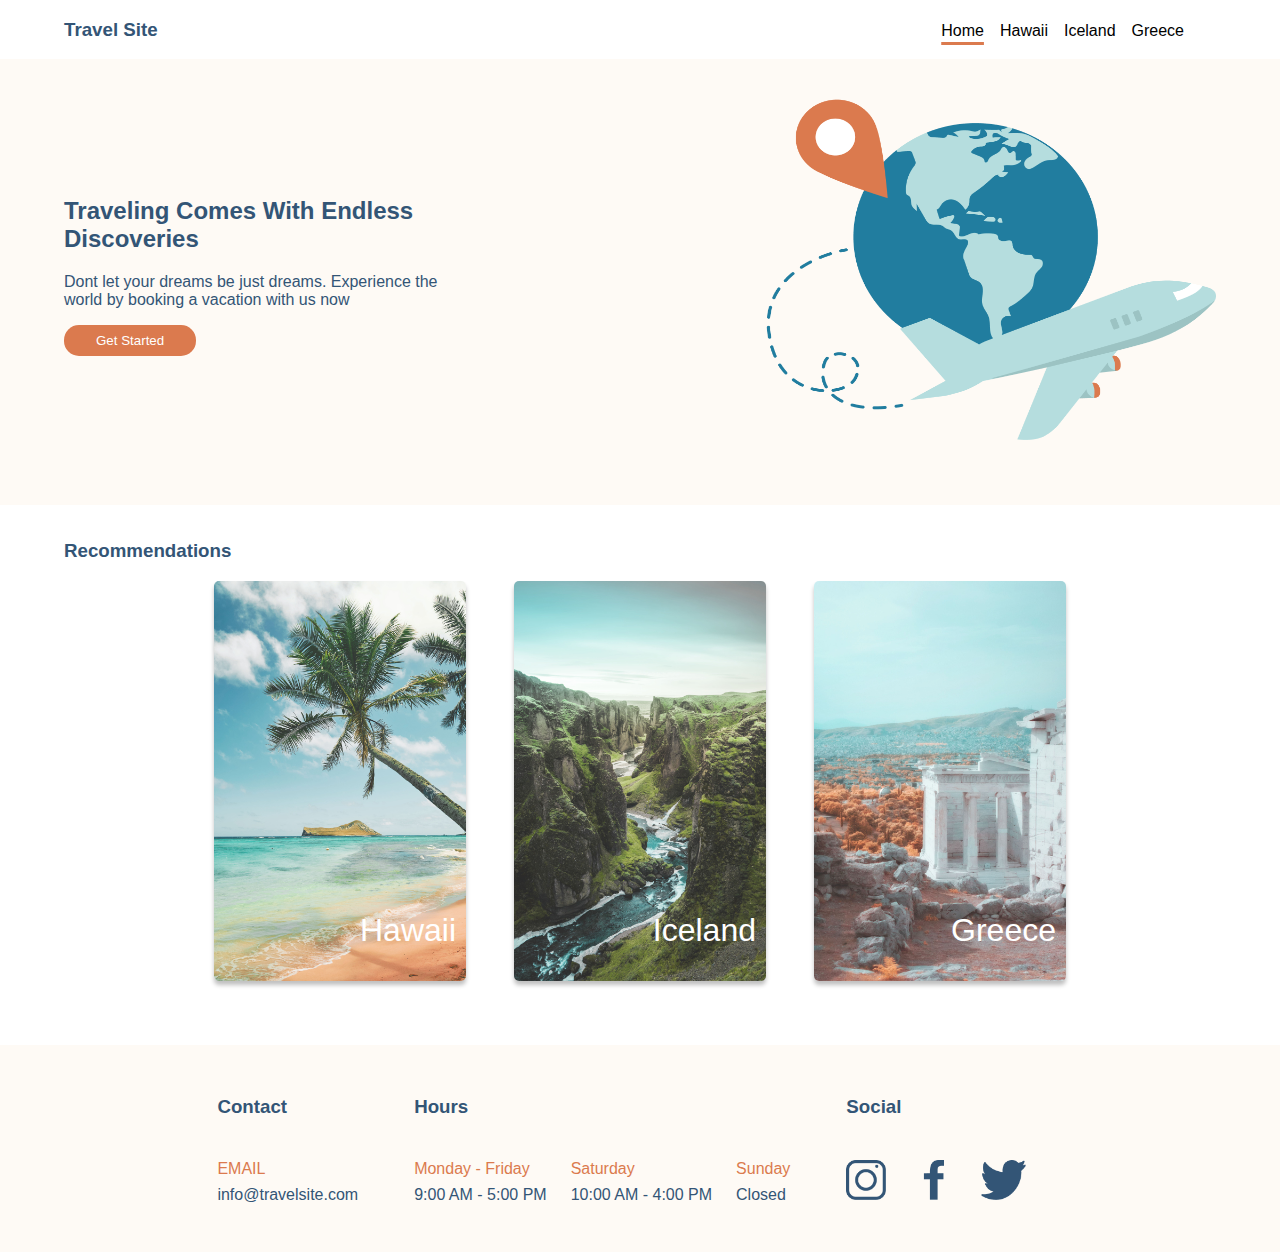
<file: Index.html>
<!DOCTYPE html>
<html lang="en">
  <head>
    <meta charset="UTF-8" />
    <meta http-equiv="X-UA-Compatible" content="IE=edge" />
    <meta name="viewport" content="width=device-width, initial-scale=1.0" />
    <link href="./css/global.css" rel="stylesheet" />
    <link href="./css/main.css" rel="stylesheet" />
    <title>Will's Travel Site</title>
  </head>
  <body>
    <!--Nav Bar Starts here -->
    <header>
      <nav class="nav__flex">
        <a href="./Index.html"><h3 class="nav__wordmark">Travel Site</h3></a>
        <ul class="nav__flex">
          <li><a class="nav__home--style" href="./Index.html">Home</a></li>
          <li><a href="./pages/hawaii.html">Hawaii</a></li>
          <li><a href="./pages/iceland.html">Iceland</a></li>
          <li><a href="./pages/greece.html">Greece</a></li>
        </ul>
      </nav>
    </header>
    <!--The Hero Section starts here-->
    <main>
      <section class="main__section1--backgroundcolor">
        <div class="main__section1--hero">
          <div class="main__section1--h2">
            <h2>Traveling Comes With Endless Discoveries</h2>
            <p>
              Dont let your dreams be just dreams. Experience the world by
              booking a vacation with us now
            </p>
            <form action="https://www.aircanada.com/">
              <button type="submit">Get Started</button>
            </form>
            <!-- <a href="I didnt have time to make a form for the button link</a>-->
          </div>
          <img
            src="./assets/Images/hero.png"
            alt="Globe Jet"
            width="450"
            height="350"
          />
        </div>
      </section>
      <!--Hero ends here amd Recommendations start below-->
      <section>
        <div class="main__section2--h3">
          <h3>Recommendations</h3>
        </div>
        <!--Card Locations 1-->
        <div class="main__container--flex">
          <a href="./pages/hawaii.html" class="locations__card--hawaii">
            <p class="locations__title">Hawaii</p>
          </a>

          <a href="./pages/iceland.html" class="locations__card--iceland">
            <p class="locations__title">Iceland</p>
          </a>
          <a href="./pages/greece.html" class="locations__card--greece">
            <p class="locations__title">Greece</p>
          </a>
        </div>
      </section>
    </main>
    <footer>
      <div class="footer__nav--layout">
        <div class="footer__nav--vertical">
          <h3>Contact</h3>
          <div class="horizontal">
            <ul>
              <li><span class="footer__li--color">EMAIL</span></li>
              <li>
                <a class="footer__li--email" href="mailto:info@travelsite.com"
                  >info@travelsite.com</a
                >
              </li>
            </ul>
          </div>
        </div>
        <div class="footer__nav--layout">
          <div class="footer__nav--vertical">
            <h3>Hours</h3>
            <div class="horizontal">
              <ul>
                <li><span class="footer__li--color">Monday - Friday</span></li>
                <li>9:00 AM - 5:00 PM</li>
              </ul>
              <ul>
                <li><span class="footer__li--color">Saturday</span></li>
                <li>10:00 AM - 4:00 PM</li>
              </ul>
              <ul>
                <li><span class="footer__li--color">Sunday</span></li>
                <li>Closed</li>
              </ul>
            </div>
          </div>
          <div class="footer__nav--layout">
            <div class="footer__nav--vertical">
              <h3>Social</h3>
              <div class="footer__nav--icons">
                <ul>
                  <li>
                    <a href="https://instagram.com" target="_blank">
                      <img
                        class="footer__nav--icon"
                        src="./assets/Icons/icon-instagram.png"
                        alt="Intagram"
                    /></a>
                  </li>
                  <li>
                    <a href="https://facebook.com" target="_blank">
                      <img
                        class="footer__nav--icon"
                        src="./assets/Icons/icon-facebook.png"
                        alt="Facebook"
                    /></a>
                  </li>
                  <li>
                    <a href="https://twitter.com" target="_blank">
                      <img
                        class="footer__nav--icon"
                        src="./assets/Icons/icon-twitter.png"
                        alt="Twitter"
                    /></a>
                  </li>
                </ul>
              </div>
            </div>
          </div>
        </div>
      </div>
    </footer>
  </body>
</html>
</file>
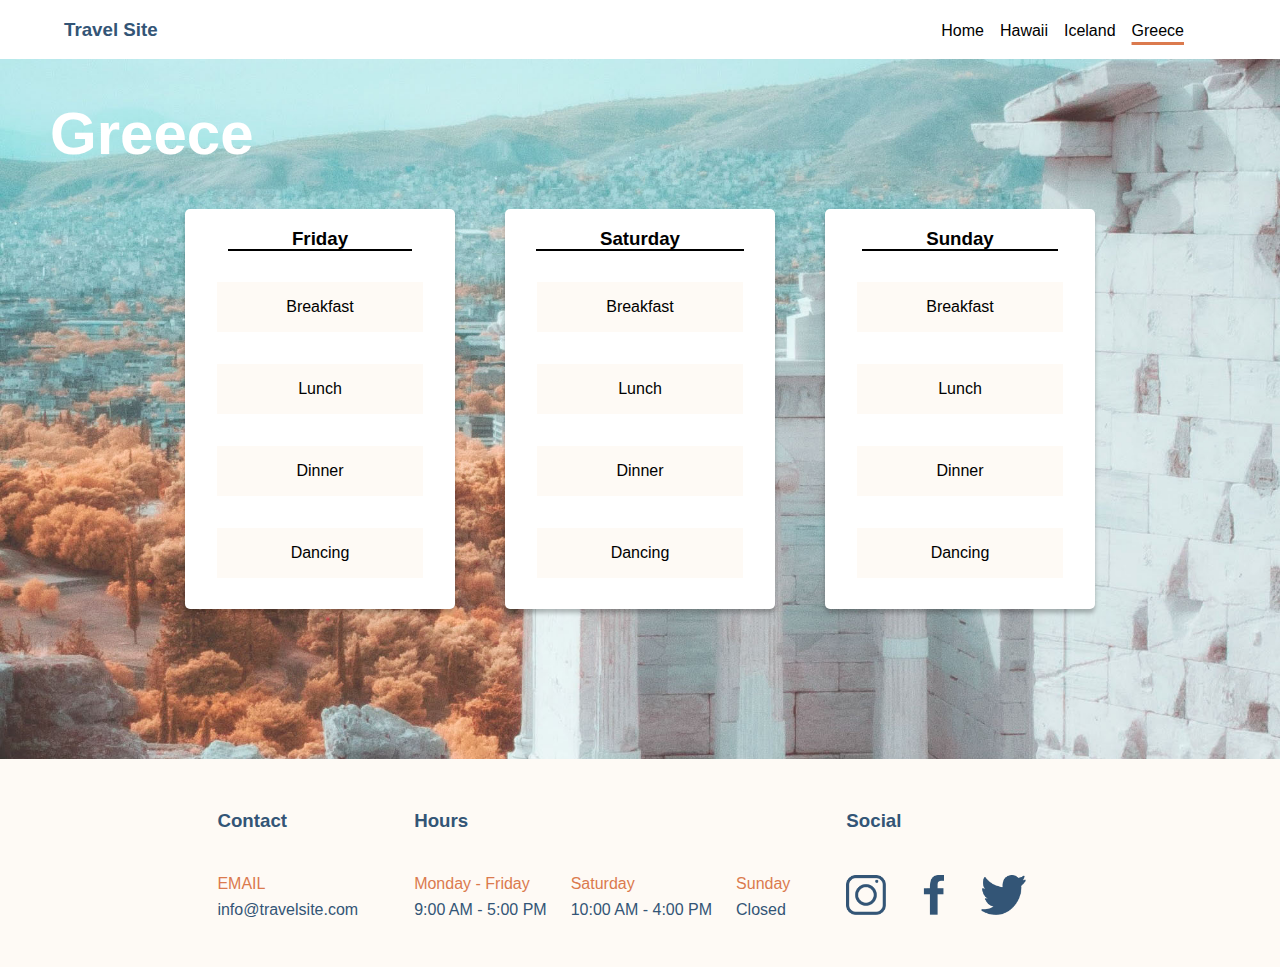
<file: pages/greece.html>
<!DOCTYPE html>
<html lang="en">
  <head>
    <meta charset="UTF-8" />
    <meta http-equiv="X-UA-Compatible" content="IE=edge" />
    <meta name="viewport" content="width=device-width, initial-scale=1.0" />
    <link href="../css/global.css" rel="stylesheet" />
    <link href="../css/destination.css" rel="stylesheet" />
    <title>Will's Travel Site</title>
  </head>
  <body>
    <!--Nav Bar Starts here -->
    <header>
      <nav class="nav__flex">
        <a href="../Index.html"><h3 class="nav__wordmark">Travel Site</h3></a>
        <ul class="nav__flex">
          <li><a href="../Index.html">Home</a></li>
          <li><a href="../pages/hawaii.html">Hawaii</a></li>
          <li><a href="../pages/iceland.html">Iceland</a></li>
          <li>
            <a class="nav__home--style" href="../pages/greece.html">Greece</a>
          </li>
        </ul>
      </nav>
    </header>
    <!--The Hero Section starts here-->
    <main>
      <div class="main__greece--url">
        <div class="main__title--text">Greece</div>
        <div class="main__card--flex">
          <div class="main__card--container">
            <div class="card_text">
              <h3><span class="main__h3--underline">Friday</span></h3>
              <p>Breakfast</p>
              <p>Lunch</p>
              <p>Dinner</p>
              <p>Dancing</p>
            </div>
          </div>
          <div class="main__card--container">
            <h3><span class="main__h3--underline">Saturday</span></h3>
            <p>Breakfast</p>
            <p>Lunch</p>
            <p>Dinner</p>
            <p>Dancing</p>
          </div>
          <div class="main__card--container">
            <h3><span class="main__h3--underline">Sunday</span></h3>
            <p>Breakfast</p>
            <p>Lunch</p>
            <p>Dinner</p>
            <p>Dancing</p>
          </div>
        </div>
      </div>
    </main>
    <!--Footer Starts Here-->
    <footer>
      <div class="footer__nav--layout">
        <div class="horizontal">
          <div class="footer__nav--vertical">
            <h3>Contact</h3>
            <ul>
              <li><span class="footer__li--color">EMAIL</span></li>
              <li>
                <a class="footer__li--email" href="mailto:info@travelsite.com"
                  >info@travelsite.com</a
                >
              </li>
            </ul>
          </div>
        </div>
        <div class="footer__nav--layout">
          <div class="footer__nav--vertical">
            <h3>Hours</h3>
            <div class="horizontal">
              <ul>
                <li><span class="footer__li--color">Monday - Friday</span></li>
                <li>9:00 AM - 5:00 PM</li>
              </ul>
              <ul>
                <li><span class="footer__li--color">Saturday</span></li>
                <li>10:00 AM - 4:00 PM</li>
              </ul>
              <ul>
                <li><span class="footer__li--color">Sunday</span></li>
                <li>Closed</li>
              </ul>
            </div>
          </div>
          <div class="footer__nav--layout">
            <div class="footer__nav--vertical">
              <h3>Social</h3>
              <div class="footer__nav--icons">
                <ul>
                  <li>
                    <a href="https://instagram.com" target="_blank">
                      <img
                        class="footer__nav--icon"
                        src="../assets/Icons/icon-instagram.png"
                        alt="Intagram"
                    /></a>
                  </li>
                  <li>
                    <a href="https://facebook.com" target="_blank">
                      <img
                        class="footer__nav--icon"
                        src="../assets/Icons/icon-facebook.png"
                        alt="Facebook"
                    /></a>
                  </li>
                  <li>
                    <a href="https://twitter.com" target="_blank">
                      <img
                        class="footer__nav--icon"
                        src="../assets/Icons/icon-twitter.png"
                        alt="Twitter"
                    /></a>
                  </li>
                </ul>
              </div>
            </div>
          </div>
        </div>
      </div>
    </footer>
  </body>
</html>
</file>
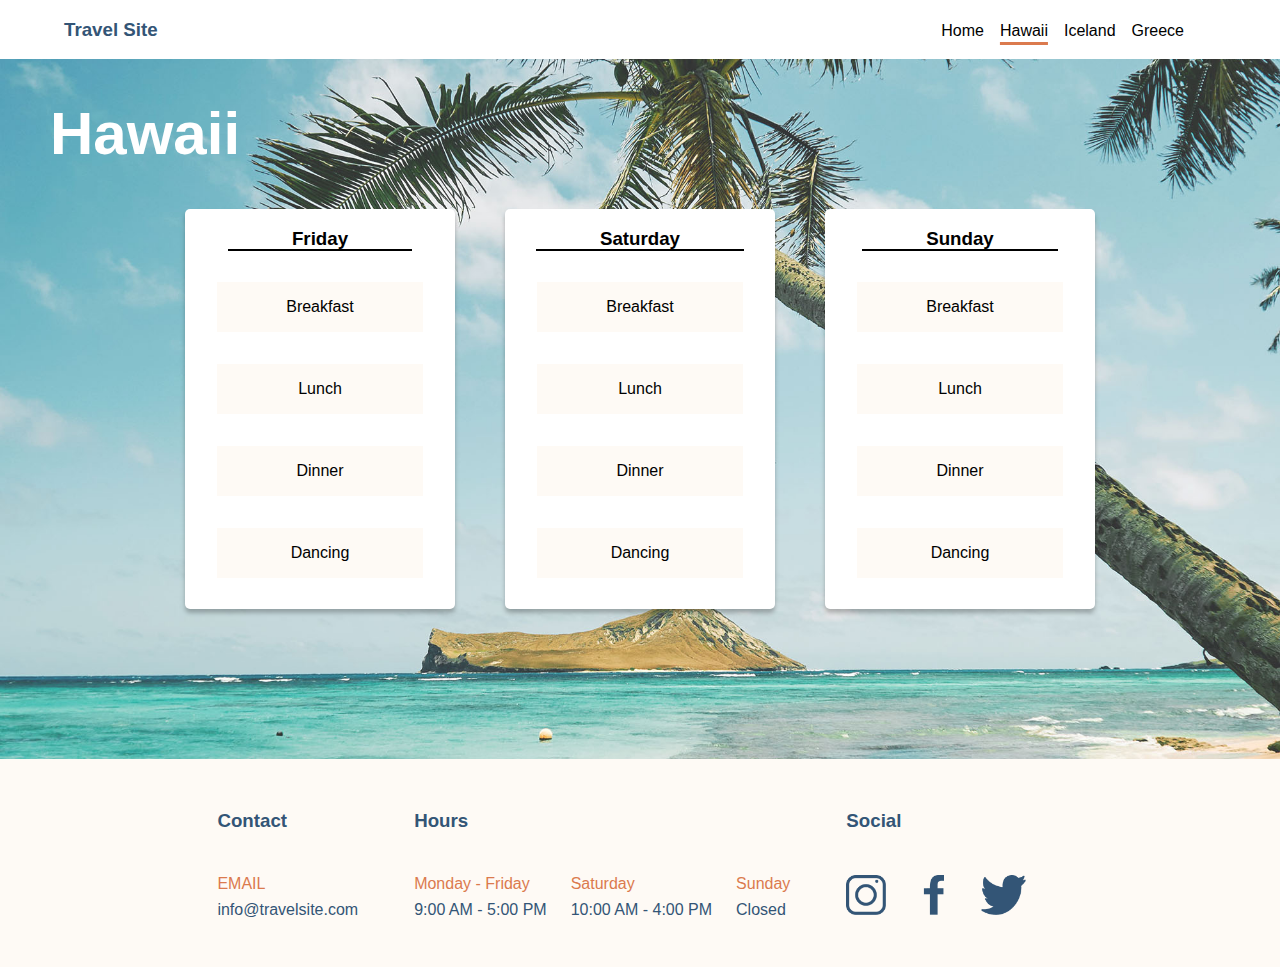
<file: pages/hawaii.html>
<!DOCTYPE html>
<html lang="en">
  <head>
    <meta charset="UTF-8" />
    <meta http-equiv="X-UA-Compatible" content="IE=edge" />
    <meta name="viewport" content="width=device-width, initial-scale=1.0" />
    <link href="../css/global.css" rel="stylesheet" />
    <link href="../css/destination.css" rel="stylesheet" />
    <title>Will's Travel Site</title>
  </head>
  <body>
    <!--Nav Bar Starts here -->
    <header>
      <nav class="nav__flex">
        <a href="../Index.html"><h3 class="nav__wordmark">Travel Site</h3></a>
        <ul class="nav__flex">
          <li><a href="../Index.html">Home</a></li>
          <li><a class="nav__home--style" href="./hawaii.html">Hawaii</a></li>
          <li><a href="./iceland.html">Iceland</a></li>
          <li><a href="./greece.html">Greece</a></li>
        </ul>
      </nav>
    </header>
    <!--The Hero Section starts here-->
    <main>
      <div class="main__hawaii--url">
        <div class="main__title--text">Hawaii</div>
        <div class="main__card--flex">
          <div class="main__card--container">
            <div class="card_text">
              <h3><span class="main__h3--underline">Friday</span></h3>
              <p>Breakfast</p>
              <p>Lunch</p>
              <p>Dinner</p>
              <p>Dancing</p>
            </div>
          </div>
          <div class="main__card--container">
            <h3><span class="main__h3--underline">Saturday</span></h3>
            <p>Breakfast</p>
            <p>Lunch</p>
            <p>Dinner</p>
            <p>Dancing</p>
          </div>
          <div class="main__card--container">
            <h3><span class="main__h3--underline">Sunday</span></h3>
            <p>Breakfast</p>
            <p>Lunch</p>
            <p>Dinner</p>
            <p>Dancing</p>
          </div>
        </div>
      </div>
    </main>
    <!--Footer Starts Here-->
    <footer>
      <div class="footer__nav--layout">
        <div class="horizontal">
          <div class="footer__nav--vertical">
            <h3>Contact</h3>
            <ul>
              <li><span class="footer__li--color">EMAIL</span></li>
              <li>
                <a class="footer__li--email" href="mailto:info@travelsite.com"
                  >info@travelsite.com</a
                >
              </li>
            </ul>
          </div>
        </div>
        <div class="footer__nav--layout">
          <div class="footer__nav--vertical">
            <h3>Hours</h3>
            <div class="horizontal">
              <ul>
                <li><span class="footer__li--color">Monday - Friday</span></li>
                <li>9:00 AM - 5:00 PM</li>
              </ul>
              <ul>
                <li><span class="footer__li--color">Saturday</span></li>
                <li>10:00 AM - 4:00 PM</li>
              </ul>
              <ul>
                <li><span class="footer__li--color">Sunday</span></li>
                <li>Closed</li>
              </ul>
            </div>
          </div>
          <div class="footer__nav--layout">
            <div class="footer__nav--vertical">
              <h3>Social</h3>
              <div class="footer__nav--icons">
                <ul>
                  <li>
                    <a href="https://instagram.com" target="_blank">
                      <img
                        class="footer__nav--icon"
                        src="../assets/Icons/icon-instagram.png"
                        alt="Intagram"
                    /></a>
                  </li>
                  <li>
                    <a href="https://facebook.com" target="_blank">
                      <img
                        class="footer__nav--icon"
                        src="../assets/Icons/icon-facebook.png"
                        alt="Facebook"
                    /></a>
                  </li>
                  <li>
                    <a href="https://twitter.com" target="_blank">
                      <img
                        class="footer__nav--icon"
                        src="../assets/Icons/icon-twitter.png"
                        alt="Twitter"
                    /></a>
                  </li>
                </ul>
              </div>
            </div>
          </div>
        </div>
      </div>
    </footer>
  </body>
</html>
</file>
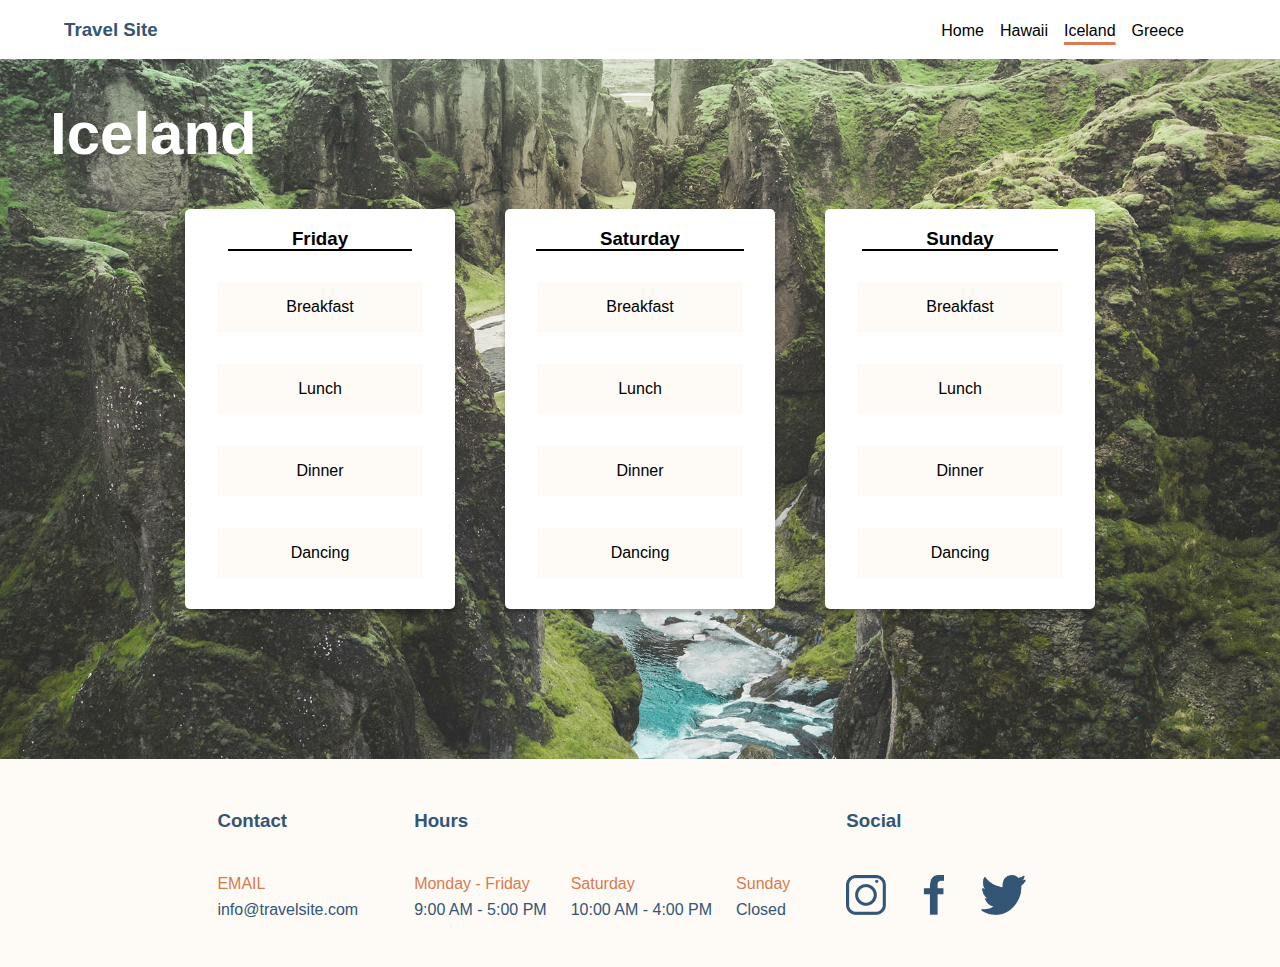
<file: pages/iceland.html>
<!DOCTYPE html>
<html lang="en">
  <head>
    <meta charset="UTF-8" />
    <meta http-equiv="X-UA-Compatible" content="IE=edge" />
    <meta name="viewport" content="width=device-width, initial-scale=1.0" />
    <link href="../css/global.css" rel="stylesheet" />
    <link href="../css/destination.css" rel="stylesheet" />
    <title>Document</title>
  </head>
  <body>
    <!--Nav Bar Starts here -->
    <header>
      <nav class="nav__flex">
        <a href="../Index.html"><h3 class="nav__wordmark">Travel Site</h3></a>
        <ul class="nav__flex">
          <li><a href="../Index.html">Home</a></li>
          <li><a href="./hawaii.html">Hawaii</a></li>
          <li><a class="nav__home--style" href="./iceland.html">Iceland</a></li>
          <li><a href="./greece.html">Greece</a></li>
        </ul>
      </nav>
    </header>
    <!--The Hero Section starts here-->
    <main>
      <div class="main__iceland--url">
        <div class="main__title--text">Iceland</div>

        <div class="main__card--flex">
          <div class="main__card--container">
            <div class="card_text">
              <h3><span class="main__h3--underline">Friday</span></h3>
              <p>Breakfast</p>
              <p>Lunch</p>
              <p>Dinner</p>
              <p>Dancing</p>
            </div>
          </div>
          <div class="main__card--container">
            <h3><span class="main__h3--underline">Saturday</span></h3>
            <p>Breakfast</p>
            <p>Lunch</p>
            <p>Dinner</p>
            <p>Dancing</p>
          </div>
          <div class="main__card--container">
            <h3><span class="main__h3--underline">Sunday</span></h3>
            <p>Breakfast</p>
            <p>Lunch</p>
            <p>Dinner</p>
            <p>Dancing</p>
          </div>
        </div>
      </div>
    </main>
    <!--Footer Starts Here-->
    <footer>
      <div class="footer__nav--layout">
        <div class="horizontal">
          <div class="footer__nav--vertical">
            <h3>Contact</h3>
            <ul>
              <li><span class="footer__li--color">EMAIL</span></li>
              <li>
                <a class="footer__li--email" href="mailto:info@travelsite.com"
                  >info@travelsite.com</a
                >
              </li>
            </ul>
          </div>
        </div>
        <div class="footer__nav--layout">
          <div class="footer__nav--vertical">
            <h3>Hours</h3>
            <div class="horizontal">
              <ul>
                <li><span class="footer__li--color">Monday - Friday</span></li>
                <li>9:00 AM - 5:00 PM</li>
              </ul>
              <ul>
                <li><span class="footer__li--color">Saturday</span></li>
                <li>10:00 AM - 4:00 PM</li>
              </ul>
              <ul>
                <li><span class="footer__li--color">Sunday</span></li>
                <li>Closed</li>
              </ul>
            </div>
            <!--</div>-->
          </div>
          <div></div>
          <div class="footer__nav--layout">
            <div class="footer__nav--vertical">
              <h3>Social</h3>
              <div class="footer__nav--icons">
                <ul>
                  <li>
                    <a href="https://instagram.com" target="_blank">
                      <img
                        class="footer__nav--icon"
                        src="../assets/Icons/icon-instagram.png"
                        alt="Intagram"
                    /></a>
                  </li>
                  <li>
                    <a href="https://facebook.com" target="_blank">
                      <img
                        class="footer__nav--icon"
                        src="../assets/Icons/icon-facebook.png"
                        alt="Facebook"
                    /></a>
                  </li>
                  <li>
                    <a href="https://twitter.com" target="_blank">
                      <img
                        class="footer__nav--icon"
                        src="../assets/Icons/icon-twitter.png"
                        alt="Twitter"
                    /></a>
                  </li>
                </ul>
              </div>
            </div>
          </div>
        </div>
      </div>
    </footer>
  </body>
</html>
</file>
<file: css/global.css>
body {

    font-family:Verdana, Geneva, Tahoma, sans-serif;
    margin: 0;


}

/* Navigation Bar Starts Here*/

header{

    background-color: #FFFFFF;
    color: black;
    
    
    
}
   
header li{
    font-weight: 500;
}
   
a:visited{

    color: black;
}
   
header, a{
 text-decoration: none; 
 color: black;

 

}

.nav__home--style {
    
 text-decoration: underline;
 text-decoration-color: #DB7A4E;
 text-underline-offset:0.4rem;
text-decoration-thickness:0.2rem;

}

.nav__flex{
display:flex;
flex-direction: row;
list-style-type: none;
Justify-content: space-between;
align-items: baseline;
gap: 1rem;
padding-left: 4rem;
padding-right:3rem;


}


header {

    position: sticky;
    top: 0px; 
    z-index: 2;
}

.nav__wordmark{
 color: #335576; 

 
}

/* Navigation Ends Starts Here*/

/* Footer starts here*/

footer{
    background-color: #FEFAF5;
    color: #335576;


}

.footer__nav--layout{

    display: flex;
    flex-direction: row;
    justify-content: center;

    
}
    

.footer__nav--vertical {
    display: flex;
    flex-direction:column;
    padding:2rem;
    padding-left: 1rem;
    padding-right: 1rem;

}

footer li{
    list-style: none;
    padding-top:.5rem;
    padding-right:1.5rem
}

.horizontal {

    display: flex;
    flex-direction: row;

}

.footer__nav--icon:hover{
    transform: scale(1.50)

}

.footer__nav--icons ul{

    display: flex;
    flex-direction: row;
}

 ul{

    padding-left: 0px;

}

.footer__nav--icon{

    max-height: 2.5rem;
    padding-right:.8rem;

}

.footer__li--color{
    color:#DB7A4E ;

}

.footer__li--email {

    text-decoration: none;
    color: inherit;

}
</file>
<file: css/main.css>
/* Hereo Styling starts here*/

.main__section1--backgroundcolor{

background-color: #FEFAF5;

}

.main__section1--hero{

    display: flex;
    justify-content: space-between ;
    padding:4rem;
    padding-top: 2rem;
    align-items: center;
    flex-wrap: wrap;
}


.main__section1--h2{

    max-width: 25rem;
    min-width: 25rem;
    color: #335576; 

}

.main__section1--paragraph{
    width: 34.375rem
}


button:hover{
transform:scale(1.2);
}

button {
    color: white;
    background-color: #DB7A4E;
    padding:.5rem 2rem .5rem 2rem;
    border: none;
    border-radius: 0.9375rem;
    font-weight: 500; 
    
   
}

/* Recomendations and Cards*/

.main__section2--h3{

    display: flex;
    flex-wrap: wrap;
    justify-content:space-between;
    color: #335576; 
    padding-left: 4rem;
    padding-top: 1rem;
}


.main__container--flex{

    display:flex;
    justify-content: center;
    gap: 3rem;
    padding-bottom: 1rem;
    flex-wrap: wrap;
    
}

   
.image-text{

    position: absolute;
    bottom: 20px;
    right: 20px

    
}


.locations__title{
    Position: absolute;
    bottom: 0px;
    right: 0.625rem;
    color: white;
    font-size: 2rem;
}


.locations__card--greece:hover{
    transform: scale(1.10)

}


.locations__card--hawaii:hover{
    transform: scale(1.10)
}

.locations__card--iceland:hover{
    transform: scale(1.10)

}

/*NEW CARD FORMAT*/

.locations__card--hawaii{ 
    
    height: 25rem;
    max-width :15.75rem;
    min-width: 15.75rem;
    border-radius: 0.3125rem;
    margin-bottom: 3rem;
    box-shadow:  0px 4px 4px rgba(0,0,0,.25);
    background-image: url('../assets/Images/hawaii.jpg');
    background-size: cover;
    background-repeat: no-repeat;
    position:relative;

}


.locations__card--iceland{ 
    
    height: 25rem;
    max-width:15.75rem;
    min-width: 15.75rem;
    border-radius: 0.3125rem;
    box-shadow: 0px 4px 4px rgba(0,0,0, .25);
    background-image: url('../assets/Images/iceland.jpg');
    background-size: cover;
    background-repeat: no-repeat;
    position: relative;
    
    
}

.locations__card--greece{ 
    
    height: 25rem;
    max-width:15.75rem;
    min-width: 15.75rem;
    border-radius: 0.3125rem;
    box-shadow: 0px 4px 4px rgba(0,0,0, .25);
    background-image: url('../assets/Images/greece.jpg');
    background-size: cover;
    background-repeat: no-repeat;
    position: relative;
    
    
}
</file>
<file: css/destination.css>
/* Main card section*/

.main__title--text{

    color: white;
    top: 2.5rem;
    left: 3.125rem;
    font-size: 3.75rem;
    position: absolute;
    font-weight: bold;

}

.main__card--flex{
    display: flex;
    justify-content: center;
    align-items: center;
    gap:3.125rem;
    min-height: 43.75rem;
    
    
    
}

.main__card--container {
    width: 16.875rem;
    height: 25rem;
    border-radius: 5px;
    box-shadow: 0px 4px 4px rgba(0,0,0, .25);
    background-color: white;
    text-align: center;
    
}


.main__greece--url{

    background-image: url('../assets/Images/greece.jpg');
    background-size:cover;
    background-repeat: no-repeat;
    background-position: center;
    position: relative;
   
}

.main__iceland--url{

    background-image: url('../assets/Images/iceland.jpg');
    background-size: cover;
    background-repeat: no-repeat;
    background-position: center;
    position: relative;
    
}


    .main__hawaii--url{

    background-image: url('../assets/Images/hawaii.jpg');
    background-size:cover;
    background-repeat: no-repeat;
    background-position: center;
    position: relative;
        
    }

 .vertical__flex{

    display: flex;
    align-items: center;
    }

h3{

    border: 2px;
   
}

p{
    margin: 2rem;
    padding: 1rem;
    background-color:#FEFAF5  ;

}

.main__h3--underline{

    font-style: bold;
    border-bottom: 2px solid black;
    padding-left: 4rem;
    padding-right: 4rem


}
</file>
